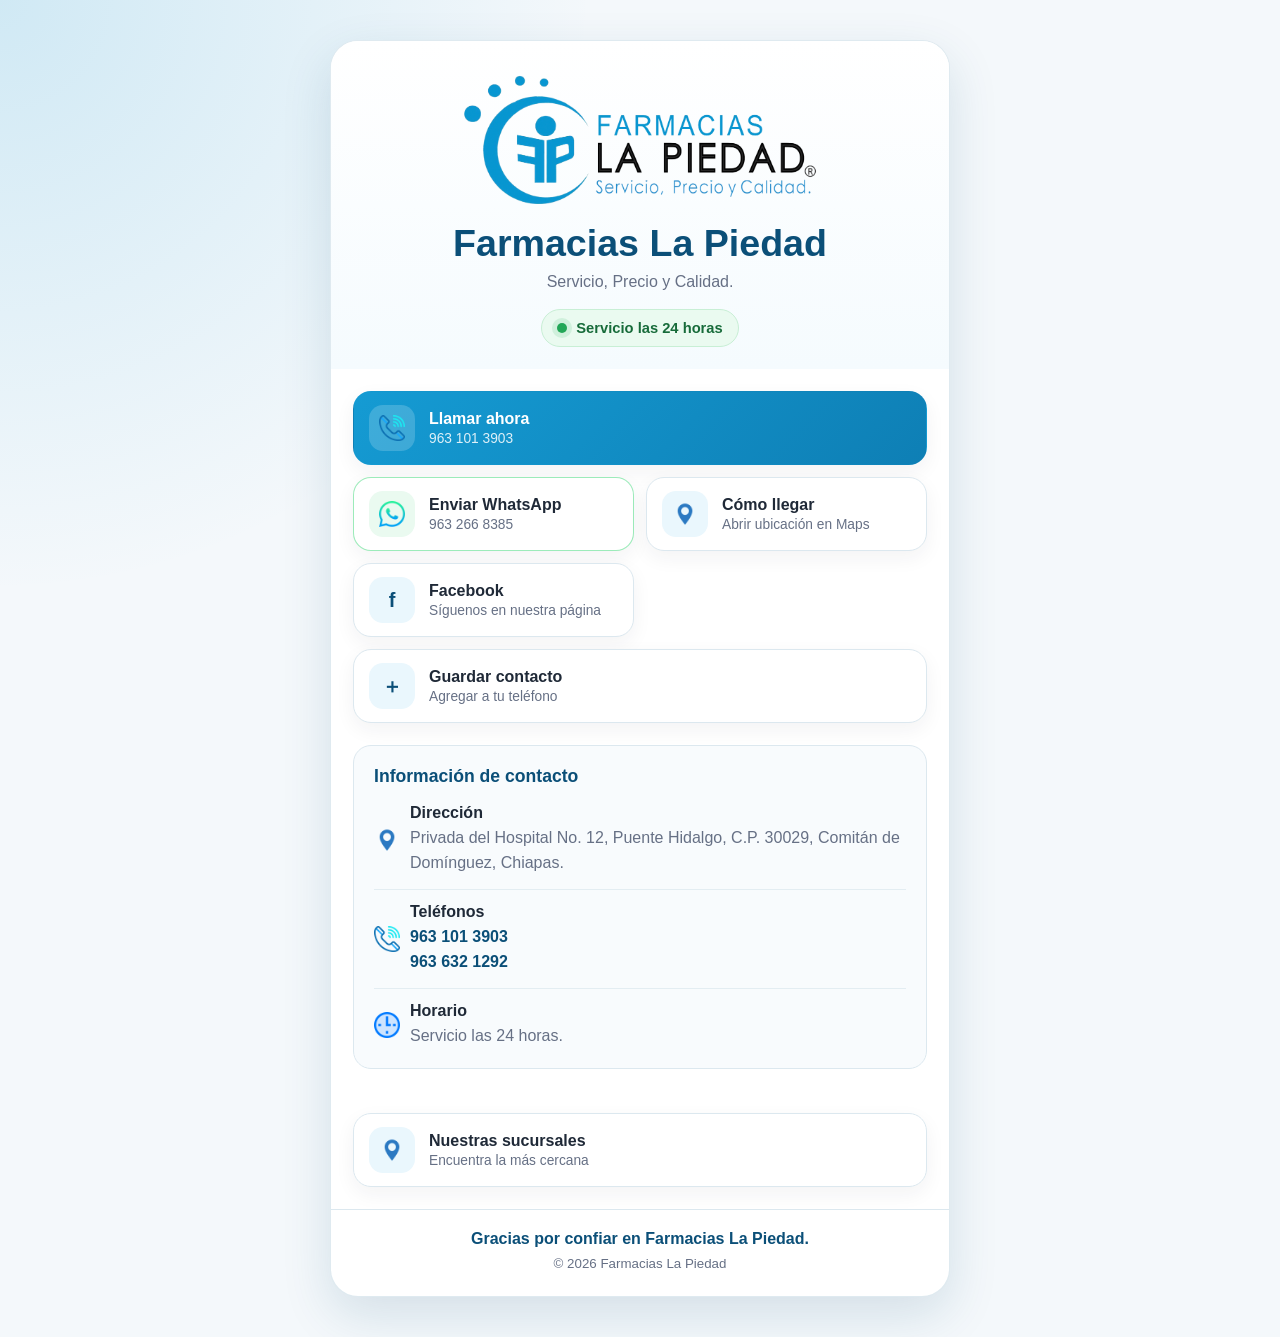
<file: index.html>
<!doctype html>
<html lang="es">
  <head>
    <meta charset="UTF-8" />
    <meta name="viewport" content="width=device-width, initial-scale=1.0" />
    <link rel="icon" type="image/png" href="img/favicon.png" />
    <title>Farmacias La Piedad | Contacto</title>
    <meta
      name="description"
      content="Información de contacto de Farmacias La Piedad. Servicio las 24 horas en Comitán de Domínguez, Chiapas."
    />
    <meta name="theme-color" content="#159bd3" />


    <title>Farmacias La Piedad | Contacto </title>
    <meta name="description" content="Información de contacto de Farmacias La Piedad. Servicio las 24 horas en Comitán de Domínguez, Chiapas.">
    <meta name="theme-color" content="#159bd3">

    <link rel="stylesheet" href="css/estilos.css">
</head>
<body>

    <link rel="stylesheet" href="css/estilos.css" />
  </head>
  <body>
    <main class="pagina">
      <article class="tarjeta" aria-labelledby="nombre-negocio">
        <header class="encabezado">
          <img
            class="logotipo"
            src="img/logo.png"
            alt="Logotipo de Farmacias La Piedad"
          />

          <h1 id="nombre-negocio">Farmacias La Piedad</h1>
          <p class="eslogan">Servicio, Precio y Calidad.</p>

          <div class="estado" aria-label="Servicio disponible las 24 horas">
            <span class="estado__punto" aria-hidden="true"></span>
            Servicio las 24 horas
          </div>
        </header>

        <section class="acciones" aria-label="Opciones de contacto">
          <a class="accion accion--principal" href="tel:+529631013903">
            <span class="accion__icono" aria-hidden="true">
              <img
                src="img/iconos/llamada.png"
                alt=""
                class="accion__imagen-icono"
              />
            </span>

            <span>
              <strong>Llamar ahora</strong>
              <small>963 101 3903</small>
            </span>
          </a>

          <a
            class="accion accion--whatsapp"
            href="https://wa.me/529632668385?text=Hola%2C%20quisiera%20solicitar%20informaci%C3%B3n."
            target="_blank"
            rel="noopener noreferrer"
          >
            <span class="accion__icono" aria-hidden="true">
              <img
                src="img/iconos/whatsapp.png"
                alt=""
                class="accion__imagen-icono"
              />
            </span>
            <span>
              <strong>Enviar WhatsApp</strong>
              <small>963 266 8385</small>
            </span>
          </a>

          <a
            class="accion"
            href="https://www.google.com/maps/search/?api=1&query=Privada%20del%20Hospital%20No.%2012%2C%20Puente%20Hidalgo%2C%2030029%2C%20Comit%C3%A1n%20de%20Dom%C3%ADnguez%2C%20Chiapas"
            target="_blank"
            rel="noopener noreferrer"
          >
            <span class="accion__icono" aria-hidden="true">
              <img
                src="img/iconos/ubicacion.png"
                alt=""
                class="accion__imagen-icono"
              />
            </span>
            <span>
              <strong>Cómo llegar</strong>
              <small>Abrir ubicación en Maps</small>
            </span>
          </a>

          <a
            class="accion"
            href="https://www.facebook.com/profile.php?id=100057173452224"
            target="_blank"
            rel="noopener noreferrer"
          >
            <span class="accion__icono" aria-hidden="true">f</span>
            <span>
              <strong>Facebook</strong>
              <small>Síguenos en nuestra página</small>
            </span>
          </a>

          <a class="accion" href="contacto/FarmaciasLaPiedad.vcf" download>
            <span class="accion__icono" aria-hidden="true">＋</span>
            <span>
              <strong>Guardar contacto</strong>
              <small>Agregar a tu teléfono</small>
            </span>
          </a>
        </section>

        <section class="informacion" aria-labelledby="titulo-informacion">
          <h2 id="titulo-informacion">Información de contacto</h2>

          <div class="dato">
            <span class="dato__icono" aria-hidden="true">
              <img
                src="img/iconos/ubicacion.png"
                alt=""
                class="dato__imagen-icono"
              />
            </span>
            <div>
              <strong>Dirección</strong>
              <p>
                Privada del Hospital No. 12, Puente Hidalgo, C.P. 30029, Comitán
                de Domínguez, Chiapas.
              </p>
            </div>
          </div>

          <div class="dato">
            <span class="dato__icono" aria-hidden="true">
              <img
                src="img/iconos/llamada.png"
                alt=""
                class="dato__imagen-icono"
              />
            </span>
            <div>
              <strong>Teléfonos</strong>
              <p>
                <a href="tel:+529631013903">963 101 3903</a><br />
                <a href="tel:+529636321292">963 632 1292</a>
              </p>
            </div>
          </div>

          <div class="dato">
            <span class="dato__icono" aria-hidden="true">
              <img
                src="img/iconos/reloj.png"
                alt=""
                class="dato__imagen-icono"
              />
            </span>
            <div>
              <strong>Horario</strong>
              <p>Servicio las 24 horas.</p>
            </div>
          </div>
        </section>
       
        <section class="acciones" aria-label="Documento-de-descarga">
          <a class="accion" href="sucursales.html">
            <span class="accion__icono" aria-hidden="true">
              <img src="img/iconos/ubicacion.png"
                alt=""class="accion__imagen-icono" />
            </span>

         <span>        
              <strong>Nuestras sucursales</strong>
              <small>Encuentra la más cercana</small>
            </span>
          </a>
        </section>
        <footer class="pie">
          <p>Gracias por confiar en Farmacias La Piedad.</p>
          <small>&copy; <span id="anio"></span> Farmacias La Piedad</small>
        </footer>
      </article>
    </main>

    <script src="js/app.js"></script>
  </body>
</html>
</file>
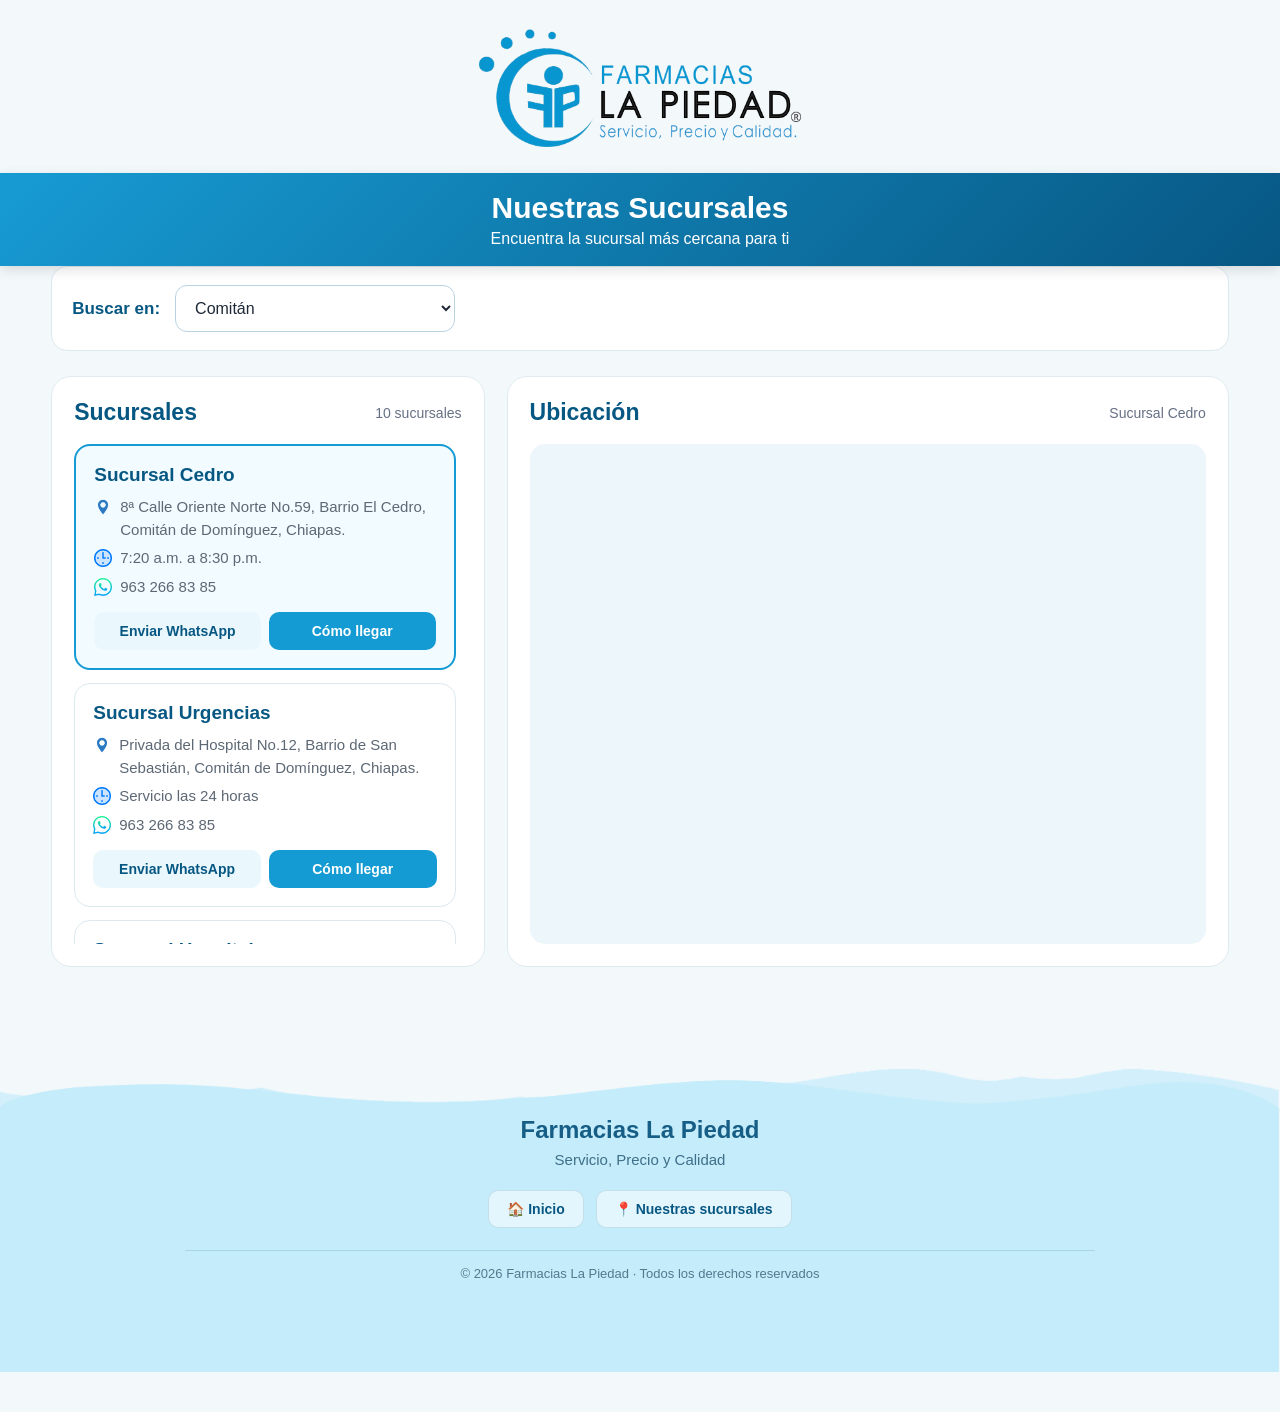
<file: sucursales.html>
<!doctype html>
<html lang="es">
  <head>
    <meta charset="UTF-8" />
    <meta name="viewport" content="width=device-width, initial-scale=1.0" />
    <link rel="icon" type="image/png" href="img/favicon.png" />
    <title>Farmacias La Piedad | Nuestras Sucursales</title>
    <link rel="stylesheet" href="css/sucursales.css" />
  </head>

  <body>
    <main class="pagina-sucursales">
      <!-- =========================
             LOGOTIPO
        ========================== -->
      <header class="encabezado">
        <a href="index.html">
          <img src="img/logo.png" alt="Farmacias La Piedad" class="logo" />
        </a>
      </header>

      <!-- =========================
             PRESENTACIÓN
        ========================== -->

      <nav class="barra-sucursales">
        <div class="barra-sucursales__contenido">
          <h1>Nuestras Sucursales</h1>
          <p>Encuentra la sucursal más cercana para ti</p>
        </div>
      </nav>

      <!-- =========================
             SELECTOR DE CIUDAD
        ========================== -->

      <section class="busqueda">
        <label for="ciudad"> Buscar en: </label>
        <select id="ciudad">
          <option value="comitan">Comitán</option>
          <option value="margaritas">Las Margaritas</option>
        </select>
      </section>

      <!-- =========================
             CONTENIDO
        ========================== -->

      <section class="contenido">
        <!-- LISTA -->

        <div class="panel-sucursales">
          <div class="titulo-panel">
            <h2>Sucursales</h2>

            <span id="contador-sucursales"> </span>
          </div>

          <div id="lista-sucursales">
            <!-- JavaScript colocará aquí
                         las sucursales -->
          </div>
        </div>

        <!-- MAPA -->

        <div class="panel-mapa">
          <div class="titulo-panel">
            <h2>Ubicación</h2>
            <span id="nombre-mapa"> Selecciona una sucursal </span>
          </div>
          <iframe
            id="mapa"
            title="Mapa de Farmacias La Piedad"
            loading="lazy"
            allowfullscreen
          >
          </iframe>
        </div>
      </section>

      <!-- =========================
             REGRESAR
        ========================== -->

      <footer class="pie-pagina">
        <div class="footer-contenido">
          <div class="footer-marca">
            <h2>Farmacias La Piedad</h2>

            <p>Servicio, Precio y Calidad</p>
          </div>

          <nav class="footer-enlaces">
            <a href="index.html"> 🏠 Inicio </a>

            <a href="#ciudad"> 📍 Nuestras sucursales </a>
          </nav>

          <div class="footer-linea"></div>

          <p class="footer-copyright">
            © 2026 Farmacias La Piedad · Todos los derechos reservados
          </p>
        </div>
      </footer>
    </main>

    <script src="js/sucursales.js"></script>
  </body>
</html>
</file>
<file: css/estilos.css>
/* ==========================================
   TARJETA DIGITAL - FARMACIAS LA PIEDAD
   Diseño mobile first
   ========================================== */

:root {
    --azul-principal: #159bd3;
    --azul-oscuro: #0b4f78;
    --azul-suave: #eaf7fd;
    --fondo: #f4f8fb;
    --blanco: #ffffff;
    --texto: #1f2937;
    --texto-secundario: #667085;
    --verde: #25d366;
    --borde: #dce8ef;
    --sombra: 0 18px 50px rgba(15, 77, 112, 0.14);
    --radio-grande: 28px;
    --radio: 18px;
}

* {
    box-sizing: border-box;
}

html {
    scroll-behavior: smooth;
}

body {
    margin: 0;
    min-height: 100vh;
    font-family: Arial, Helvetica, sans-serif;
    color: var(--texto);
    background:
        radial-gradient(circle at top left, rgba(21, 155, 211, 0.16), transparent 32%),
        var(--fondo);
}

a {
    color: inherit;
}

.pagina {
    width: 100%;
    min-height: 100vh;
    padding: 20px 14px;
    display: grid;
    place-items: center;
}

.tarjeta {
    width: min(100%, 520px);
    overflow: hidden;
    background: var(--blanco);
    border: 1px solid rgba(220, 232, 239, 0.9);
    border-radius: var(--radio-grande);
    box-shadow: var(--sombra);
}

.encabezado {
    padding: 30px 22px 22px;
    text-align: center;
    background: linear-gradient(180deg, #ffffff 0%, #f5fbfe 100%);
}

.logotipo {
    display: block;
    width: min(100%, 360px);
    max-height: 145px;
    margin: 0 auto 18px;
    object-fit: contain;
}

h1 {
    margin: 0;
    color: var(--azul-oscuro);
    font-size: clamp(1.7rem, 6vw, 2.35rem);
    line-height: 1.15;
}

.eslogan {
    margin: 8px 0 18px;
    color: var(--texto-secundario);
    font-size: 1rem;
}

.estado {
    display: inline-flex;
    align-items: center;
    gap: 9px;
    padding: 10px 15px;
    color: #176b3a;
    background: #eafaf0;
    border: 1px solid #c8efd5;
    border-radius: 999px;
    font-size: 0.92rem;
    font-weight: 700;
}

.estado__punto {
    width: 10px;
    height: 10px;
    background: #22a657;
    border-radius: 50%;
    box-shadow: 0 0 0 5px rgba(34, 166, 87, 0.13);
}

.acciones {
    padding: 22px;
    display: grid;
    gap: 12px;
}

.accion {
    min-height: 72px;
    padding: 13px 15px;
    display: flex;
    align-items: center;
    gap: 14px;
    color: var(--texto);
    text-decoration: none;
    background: var(--blanco);
    border: 1px solid var(--borde);
    border-radius: var(--radio);
    box-shadow: 0 7px 20px rgba(31, 41, 55, 0.055);
    transition: transform 180ms ease, box-shadow 180ms ease, border-color 180ms ease;
}

.accion:hover,
.accion:focus-visible {
    transform: translateY(-2px);
    border-color: var(--azul-principal);
    box-shadow: 0 12px 26px rgba(15, 77, 112, 0.12);
    outline: none;
}

.accion__icono {
    width: 46px;
    height: 46px;
    flex: 0 0 46px;
    display: grid;
    place-items: center;
    color: var(--azul-oscuro);
    background: var(--azul-suave);
    border-radius: 14px;
    font-size: 1.25rem;
    font-weight: 800;
}

.accion strong,
.accion small {
    display: block;
}

.accion strong {
    margin-bottom: 3px;
    font-size: 1rem;
}

.accion small {
    color: var(--texto-secundario);
    font-size: 0.86rem;
}

.accion--principal {
    color: var(--blanco);
    background: linear-gradient(135deg, var(--azul-principal), #0e7fb5);
    border-color: transparent;
}

.accion--principaldesc {
    color: var(--blanco);
    background: linear-gradient(135deg, var(--azul-principal), #d855a1);
    border-color: transparent;
}



.accion--principal small {
    color: rgba(255, 255, 255, 0.86);
}

.accion--principal .accion__icono {
    color: var(--blanco);
    background: rgba(255, 255, 255, 0.18);
}

.accion--whatsapp {
    border-color: rgba(37, 211, 102, 0.45);
}

.accion--whatsapp .accion__icono {
    color: #117a37;
    background: #eafaf0;
}

/* ==========================================
   iconos agregados
   ========================================== */
.accion__imagen-icono {
    width: 26px;
    height: 26px;
    object-fit: contain;
    display: block;
}

.dato__icono {
    display: flex;
    align-items: center;
    justify-content: center;
    flex-shrink: 0;
}


.dato__imagen-icono {
    width: 26px;
    height: 26px;
    object-fit: contain;
    display: block;
}

.informacion {
    margin: 0 22px 22px;
    padding: 20px;
    background: #f8fbfd;
    border: 1px solid var(--borde);
    border-radius: var(--radio);
}

.informacion h2 {
    margin: 0 0 17px;
    color: var(--azul-oscuro);
    font-size: 1.1rem;
}

.dato {
    display: grid;
    grid-template-columns: 26px 1fr;
    gap: 10px;
    padding: 13px 0;
    border-top: 1px solid #e3edf2;
}

.dato:first-of-type {
    padding-top: 0;
    border-top: 0;
}

.dato:last-of-type {
    padding-bottom: 0;
}

.dato strong {
    display: block;
    margin-bottom: 4px;
}

.dato p {
    margin: 0;
    color: var(--texto-secundario);
    line-height: 1.55;
}

.dato a {
    color: var(--azul-oscuro);
    font-weight: 700;
    text-decoration: none;
}

.pie {
    padding: 20px 22px 24px;
    text-align: center;
    color: var(--texto-secundario);
    border-top: 1px solid var(--borde);
}

.pie p {
    margin: 0 0 6px;
    color: var(--azul-oscuro);
    font-weight: 700;
}

@media (min-width: 700px) {
    .pagina {
        padding: 40px 20px;
    }

    .tarjeta {
        width: min(100%, 620px);
    }

    .acciones {
        grid-template-columns: 1fr 1fr;
    }

    .accion:first-child,
    .accion:last-child {
        grid-column: 1 / -1;
    }
}

@media (prefers-reduced-motion: reduce) {
    * {
        scroll-behavior: auto !important;
        transition: none !important;
    }
}
</file>
<file: css/sucursales.css>
/* ===========================
   CONFIGURACIÓN GENERAL
=========================== */

* {
  box-sizing: border-box;
}

html {
  scroll-behavior: smooth;
}

body {
  margin: 0;
  font-family: Arial, Helvetica, sans-serif;
  background-color: #f3f8fb;
  color: #1f2937;
}

.pagina-sucursales {
  width: 92%;
  max-width: 1250px;
  margin: auto;
  padding: 25px 0 40px;
}

/* ===========================
   LOGOTIPO
=========================== */

.encabezado {
  text-align: center;
  margin-bottom: 22px;
}

.logo {
  width: 330px;
  max-width: 80%;
  height: auto;
}

/* ===========================
   PRESENTACIÓN
=========================== */

.presentacion {
  width: 100vw;
  margin-left: calc(50% - 50vw);
  padding: 28px 20px;
  margin-bottom: 25px;
  text-align: center;
  color: white;
  background: linear-gradient(135deg, #179bd3, #075783);
  border-radius: 0;
}

.presentacion h1 {
  margin: 0 0 8px;
  font-size: 34px;
}

.presentacion p {
  margin: 0;
  font-size: 18px;
}

/* ===========================
   BUSCADOR
=========================== */

.busqueda {
  display: flex;
  align-items: center;
  gap: 15px;
  margin-bottom: 25px;
  padding: 18px 20px;
  background-color: white;
  border-radius: 16px;
  border: 1px solid #dce9f0;
}

.busqueda label {
  font-size: 17px;
  font-weight: bold;
  color: #075783;
}

.busqueda select {
  width: 280px;
  padding: 13px 15px;
  font-size: 16px;
  color: #1f2937;
  background-color: #ffffff;
  border: 1px solid #bad3e2;
  border-radius: 12px;
  cursor: pointer;
}

/* ===========================
   CONTENIDO PRINCIPAL
=========================== */

.contenido {
  display: grid;
  grid-template-columns:
    minmax(300px, 0.9fr)
    minmax(450px, 1.5fr);
  gap: 22px;
  align-items: stretch;
}

/* ===========================
   PANELES
=========================== */

.panel-sucursales,
.panel-mapa {
  padding: 22px;
  background-color: white;
  border-radius: 20px;
  border: 1px solid #e0ebf1;
}

.titulo-panel {
  display: flex;
  justify-content: space-between;
  align-items: center;
  gap: 10px;
  margin-bottom: 18px;
}

.titulo-panel h2 {
  margin: 0;
  color: #075783;
  font-size: 23px;
}

.titulo-panel span {
  font-size: 14px;
  color: #667085;
}

/* ===========================
   SUCURSALES
=========================== */

#lista-sucursales {
  display: flex;
  flex-direction: column;
  gap: 13px;
  max-height: 500px;
  overflow-y: auto;
  padding-right: 6px;
}

.sucursal {
  padding: 18px;
  border: 1px solid #dce9f0;
  border-radius: 16px;
  background-color: #ffffff;
  transition:
    transform 0.2s ease,
    border-color 0.2s ease,
    box-shadow 0.2s ease;
  cursor: pointer;
}

.sucursal:hover {
  transform: translateY(-2px);
  border-color: #159bd3;
  box-shadow: 0 8px 20px rgba(7, 87, 131, 0.08);
}

.sucursal.activa {
  border: 2px solid #159bd3;
  background-color: #f2fbff;
}

.sucursal h3 {
  margin: 0 0 10px;
  color: #075783;
  font-size: 19px;
}

.sucursal p {
  margin: 6px 0;
  line-height: 1.5;
  color: #5d6875;
  font-size: 15px;
}

/* ===========================
   BOTONES
=========================== */

.acciones-sucursal {
  display: grid;
  grid-template-columns: 1fr 1fr;
  gap: 8px;
  margin-top: 14px;
}

.boton {
  display: block;
  padding: 11px;
  text-align: center;
  text-decoration: none;
  border-radius: 10px;
  font-weight: bold;
  font-size: 14px;
}

.boton-llamar {
  color: #075783;
  background-color: #eaf7fc;
}

.boton-mapa {
  color: white;
  background-color: #159bd3;
}

.boton-deshabilitado {
  color: #7a8790;
  background-color: #edf1f3;
  cursor: default;
}

/* ===========================
   INFORMACION TARJETA SUCURALES
=========================== */
.dato-sucursal {
  display: flex;
  align-items: flex-start;
  gap: 8px;
}

.icono-sucursal {
  width: 18px;
  height: 18px;
  object-fit: contain;
  flex-shrink: 0;
  margin-top: 2px;
}

/* ===========================
   MAPA
=========================== */

.panel-mapa {
  display: flex;
  flex-direction: column;
}

#mapa {
  width: 100%;
  height: 500px;
  border: 0;
  border-radius: 15px;
  background-color: #edf6fa;
}

/* ===========================
   PIE DE PÁGINA
=========================== */

.pie-pagina {
  width: 100vw;
  margin-left: calc(50% - 50vw);
  margin-top: 45px;
  min-height: 360px;
  background-image: url("../img/pie_pagina.png");
  background-repeat: no-repeat;
  background-position: center top;
  background-size: 100% 100%;
  color: #075783;
  display: flex;
  align-items: flex-end;
  box-sizing: border-box;
}

/* ===========================
   CONTENIDO DEL FOOTER
=========================== */

.footer-contenido {
  width: 92%;
  max-width: 1250px;
  margin: 0 auto;
  padding: 0 20px 35px;
  text-align: center;
  box-sizing: border-box;
}

/* ===========================
   MARCA
=========================== */

.footer-marca h2 {
  margin: 0 0 6px;
  color: #165e85;
  font-size: 24px;
}

.footer-marca p {
  margin: 0;
  color: #3f6f89;
  font-size: 15px;
}

/* ===========================
   ENLACES
=========================== */

.footer-enlaces {
  display: flex;
  justify-content: center;
  align-items: center;
  flex-wrap: wrap;
  gap: 12px;
  margin-top: 22px;
}

.footer-enlaces a {
  padding: 10px 18px;
  color: #075783;
  background-color: rgba(255, 255, 255, 0.55);
  border: 1px solid rgba(7, 87, 131, 0.15);
  border-radius: 10px;
  text-decoration: none;
  font-size: 14px;
  font-weight: bold;
  transition:
    background-color 0.2s ease,
    transform 0.2s ease,
    box-shadow 0.2s ease;
}

.footer-enlaces a:hover {
  background-color: rgba(255, 255, 255, 0.85);
  transform: translateY(-2px);
  box-shadow: 0 5px 12px rgba(7, 87, 131, 0.1);
}

/* ===========================
   SEPARADOR
=========================== */

.footer-linea {
  width: 80%;
  height: 1px;
  margin: 22px auto 15px;
  background-color: rgba(7, 87, 131, 0.15);
}

/* ===========================
   COPYRIGHT
=========================== */

.footer-copyright {
  margin: 0;
  color: #52798e;
  font-size: 13px;
}

.footer-contenido {
  width: 92%;
  max-width: 1250px;
  margin: auto;
  padding: 38px 20px 25px;
  text-align: center;
}

.footer-contenido h2 {
  margin: 0 0 7px;
  font-size: 24px;
}

.footer-mensaje {
  margin: 0;
  color: rgba(255, 255, 255, 0.8);
  font-size: 15px;
}

.boton-regresar {
  display: inline-block;
  padding: 12px 20px;
  color: #075783;
  text-decoration: none;
  font-weight: bold;
}

/* ===========================
   DETALLE DEL MAPA
=========================== */

.detalle-mapa {
  margin-bottom: 16px;
  padding: 18px;
  background-color: #f2fbff;
  border: 1px solid #cceaf7;
  border-radius: 15px;
}

.detalle-mapa h3 {
  margin: 0 0 8px;
  color: #075783;
}

.detalle-mapa p {
  margin: 5px 0;
  color: #5d6875;
}

.acciones-mapa {
  display: grid;
  grid-template-columns: 1fr 1fr;
  gap: 10px;
  margin-top: 14px;
}
.detalle-mapa {
  animation: aparecer 0.25s ease;
}

.barra-sucursales {
  position: sticky;
  top: 0;
  width: 100vw;
  margin-left: calc(50% - 50vw);
  z-index: 1000;
  background: linear-gradient(135deg, #179bd3, #075783);
  color: white;
  box-shadow: 0 4px 12px rgba(0, 0, 0, 0.12);
}

.barra-sucursales__contenido {
  width: 92%;
  max-width: 1250px;
  margin: auto;
  padding: 18px 20px;
  text-align: center;
}

.barra-sucursales h1 {
  margin: 0 0 5px;
  font-size: 30px;
}

.barra-sucursales p {
  margin: 0;
  font-size: 16px;
}

@keyframes aparecer {
  from {
    opacity: 0;
    transform: translateY(-6px);
  }

  to {
    opacity: 1;
    transform: translateY(0);
  }
}

/* ===========================
   RESPONSIVE
=========================== */

@media (max-width: 850px) {
  .contenido {
    grid-template-columns: 1fr;
  }

  #mapa {
    min-height: 420px;
  }
}

@media (max-width: 600px) {
  .pagina-sucursales {
    width: 94%;
  }

  .presentacion h1 {
    font-size: 27px;
  }

  .presentacion p {
    font-size: 16px;
  }

  .busqueda {
    flex-direction: column;

    align-items: stretch;
  }

  .busqueda select {
    width: 100%;
  }

  .acciones-sucursal {
    grid-template-columns: 1fr;
  }

  .pie-pagina {
    min-height: 360px;
    background-size: auto 100%;
    background-position: center top;
  }

  .footer-contenido {
    min-height: 360px;
    padding: 110px 18px 25px;
  }

  .footer-enlaces {
    flex-direction: column;
    align-items: stretch;
  }

  .footer-enlaces a {
    width: 100%;
  }

  .footer-linea {
    width: 100%;
  }

  #mapa {
    min-height: 330px;
  }
}
</file>
